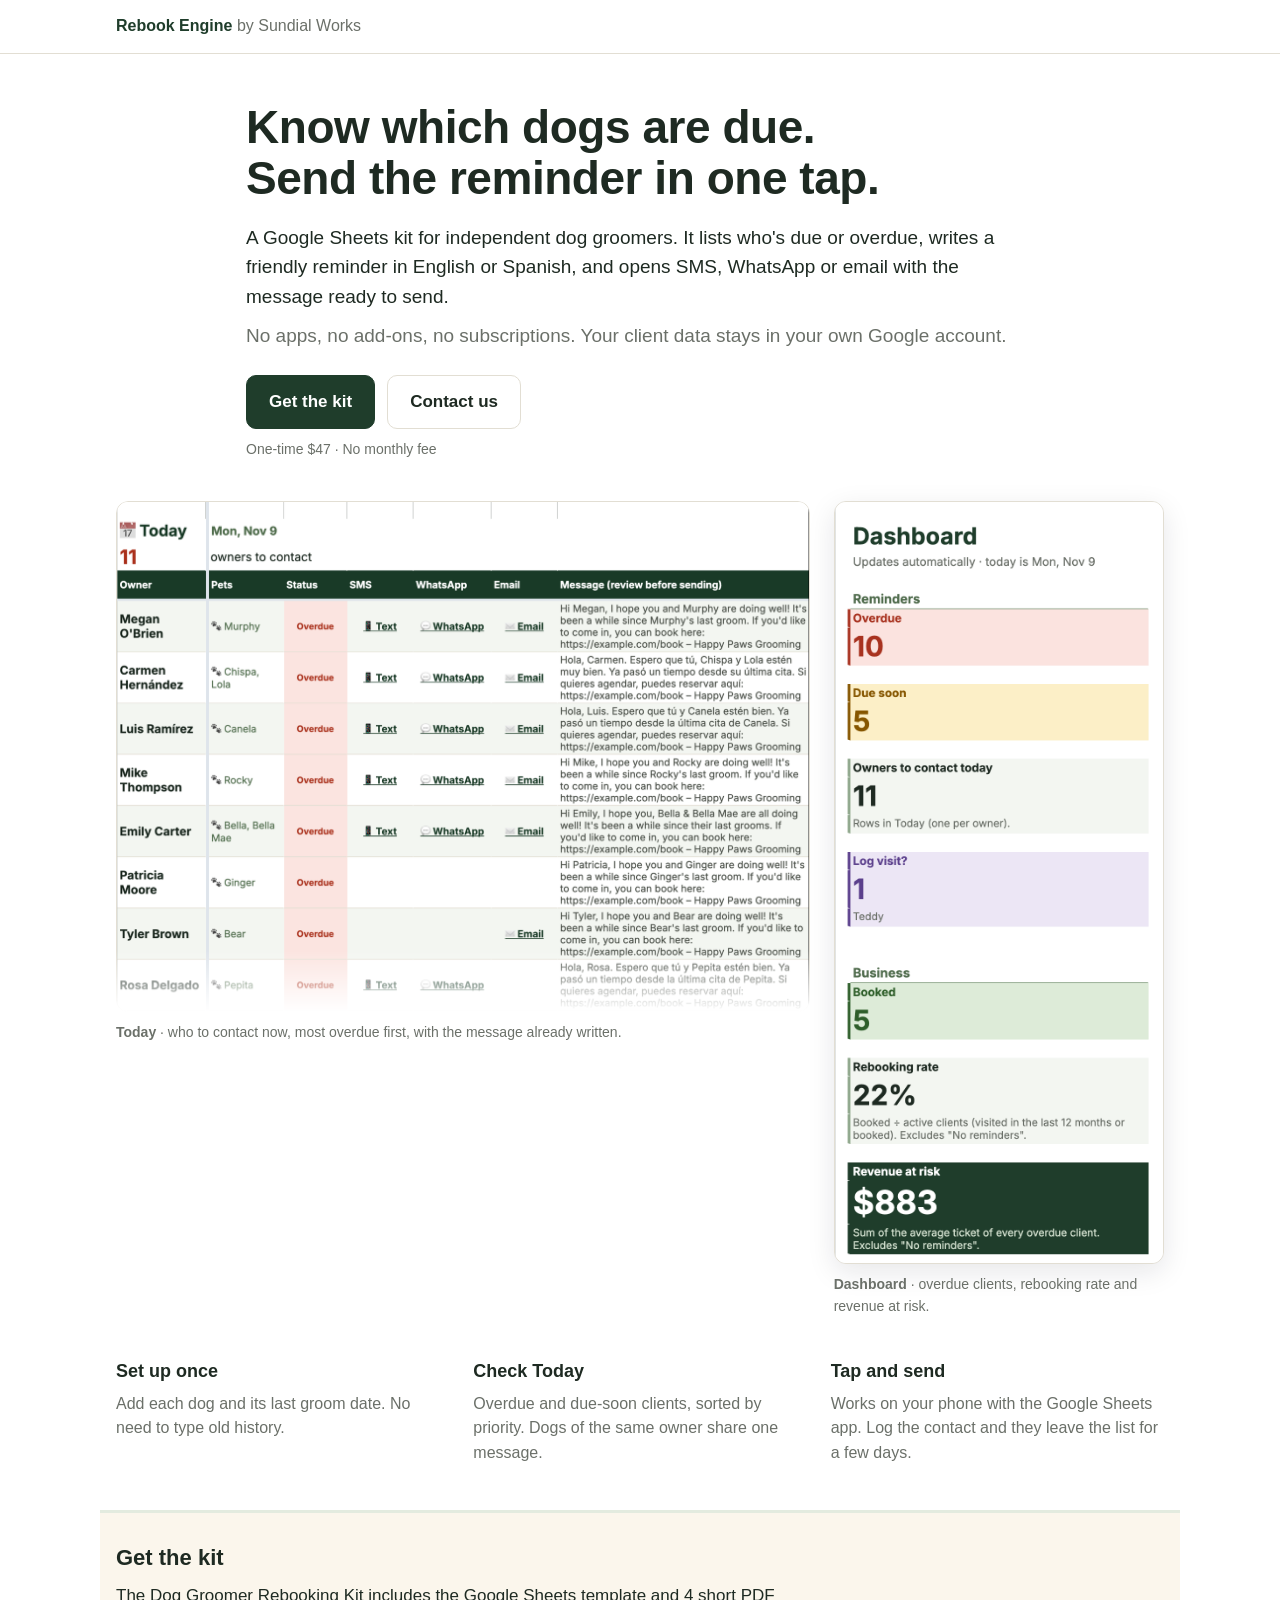
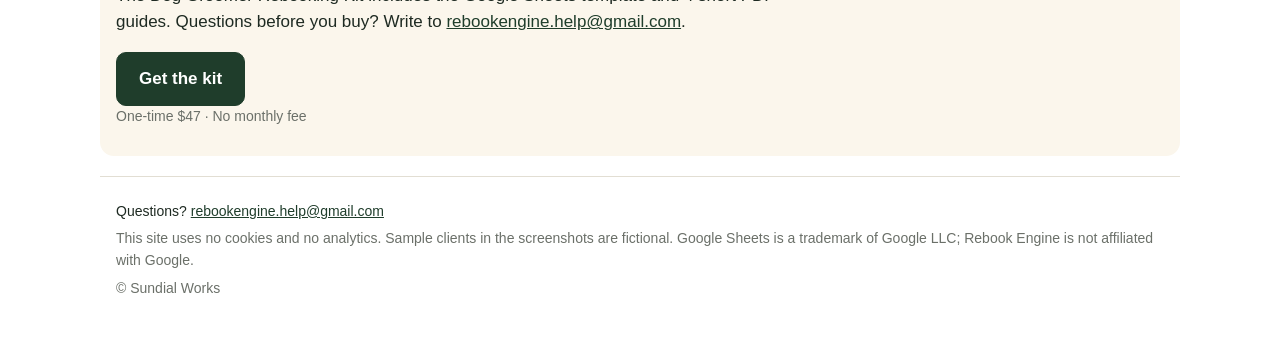
<file: index.html>
<!doctype html>
<html lang="en">
<head>
  <meta charset="utf-8">
  <meta name="viewport" content="width=device-width, initial-scale=1">
  <!-- Static page: no analytics, no cookies, no third-party requests. -->
  <meta http-equiv="Content-Security-Policy" content="default-src 'none'; style-src 'self'; img-src 'self'; base-uri 'none'; form-action 'none'">
  <meta name="referrer" content="no-referrer">
  <meta name="description" content="Rebook Engine by Sundial Works: a Google Sheets kit for independent dog groomers that shows who's due and opens the reminder ready to send by SMS, WhatsApp or email.">
  <title>Rebook Engine · by Sundial Works</title>
  <link rel="stylesheet" href="assets/site.css">
</head>
<body>
  <header class="top">
    <div class="wrap">
      <p class="brand"><strong>Rebook Engine</strong> <span>by Sundial Works</span></p>
    </div>
  </header>

  <main>
    <section class="hero wrap">
      <h1>Know which dogs are due.<br>Send the reminder in one tap.</h1>
      <p class="lead">A Google Sheets kit for independent dog groomers. It lists who's due or overdue, writes a friendly reminder in English or Spanish, and opens SMS, WhatsApp or email with the message ready to send.</p>
      <p class="lead muted">No apps, no add-ons, no subscriptions. Your client data stays in your own Google account.</p>
      <div class="actions">
        <a class="btn primary" href="https://whop.com/rebook-engine/the-dog-groomer-rebooking-kit/">Get the kit</a>
        <a class="btn" href="mailto:rebookengine.help@gmail.com">Contact us</a>
      </div>
      <p class="price">One-time $47 · No monthly fee</p>
    </section>

    <section class="shots wrap">
      <figure class="shot wide">
        <a href="assets/today.png"><img src="assets/today.png" width="1400" height="1031" alt="The Today tab: one row per owner with status, SMS, WhatsApp and Email buttons, and a ready-made reminder message in English or Spanish."></a>
        <figcaption><b>Today</b> · who to contact now, most overdue first, with the message already written. <span class="hint">Tap to enlarge.</span></figcaption>
      </figure>
      <figure class="shot narrow">
        <a href="assets/dashboard.png"><img src="assets/dashboard.png" width="750" height="1740" alt="The Dashboard tab: overdue and due-soon counts, rebooking rate, revenue at risk and items that need attention."></a>
        <figcaption><b>Dashboard</b> · overdue clients, rebooking rate and revenue at risk.</figcaption>
      </figure>
    </section>

    <section class="points wrap">
      <div><h2>Set up once</h2><p>Add each dog and its last groom date. No need to type old history.</p></div>
      <div><h2>Check Today</h2><p>Overdue and due-soon clients, sorted by priority. Dogs of the same owner share one message.</p></div>
      <div><h2>Tap and send</h2><p>Works on your phone with the Google Sheets app. Log the contact and they leave the list for a few days.</p></div>
    </section>

    <section id="get-kit" class="kit wrap">
      <h2>Get the kit</h2>
      <p>The Dog Groomer Rebooking Kit includes the Google Sheets template and 4 short PDF guides. Questions before you buy? Write to <a href="mailto:rebookengine.help@gmail.com">rebookengine.help@gmail.com</a>.</p>
      <div class="actions">
        <a class="btn primary" href="https://whop.com/rebook-engine/the-dog-groomer-rebooking-kit/">Get the kit</a>
      </div>
      <p class="price">One-time $47 · No monthly fee</p>
    </section>
  </main>

  <footer class="wrap foot">
    <p>Questions? <a href="mailto:rebookengine.help@gmail.com">rebookengine.help@gmail.com</a></p>
    <p class="muted">This site uses no cookies and no analytics. Sample clients in the screenshots are fictional. Google Sheets is a trademark of Google LLC; Rebook Engine is not affiliated with Google.</p>
    <p class="muted">© Sundial Works</p>
  </footer>
</body>
</html>
</file>
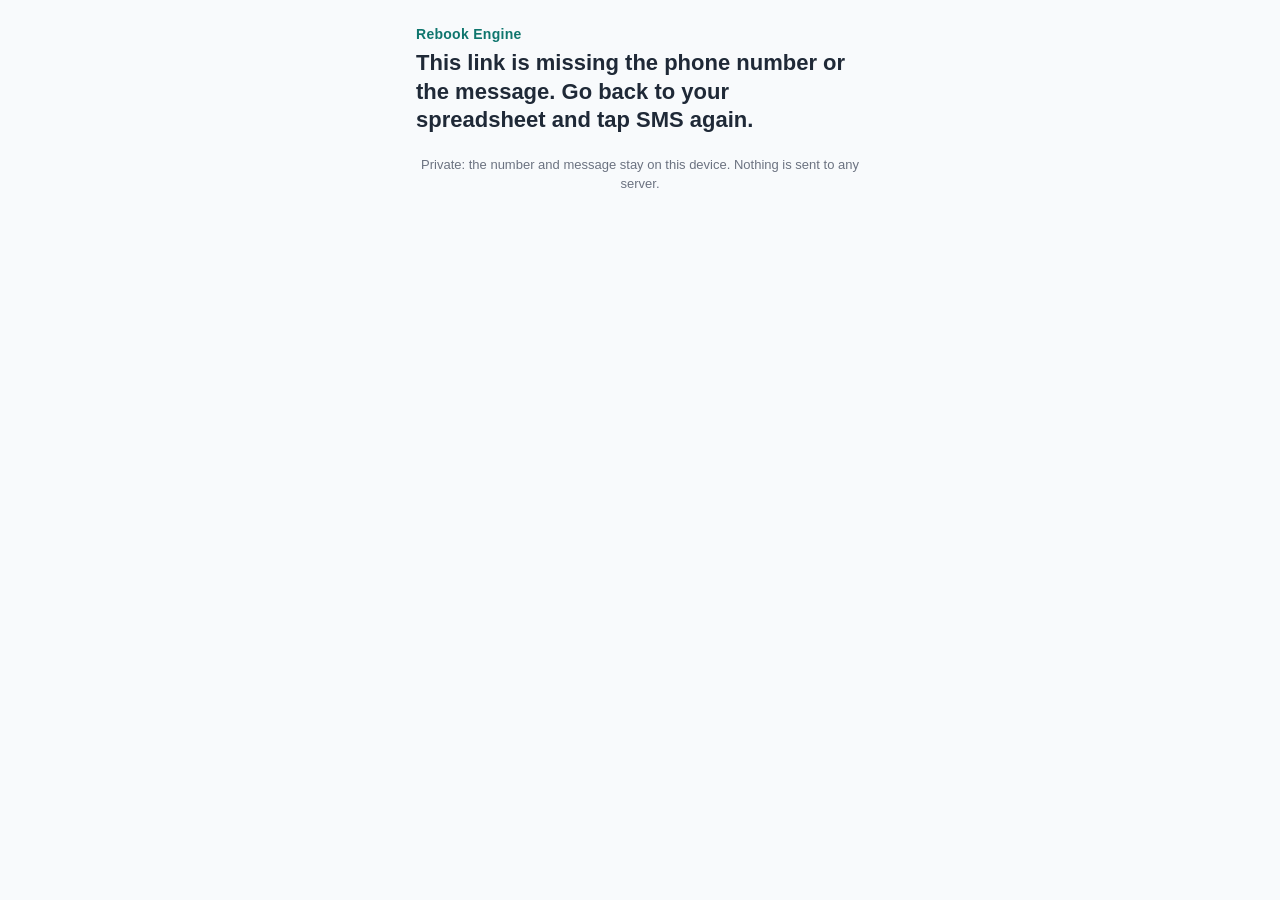
<file: sms/index.html>
<!doctype html>
<html lang="en">
<head>
  <meta charset="utf-8">
  <meta name="viewport" content="width=device-width, initial-scale=1">
  <meta http-equiv="Content-Security-Policy" content="default-src 'none'; script-src 'self'; style-src 'self'; base-uri 'none'; form-action 'none'">
  <meta name="referrer" content="no-referrer">
  <meta name="robots" content="noindex">
  <title>Rebook Engine · SMS</title>
  <link rel="stylesheet" href="sms.css">
  <script src="sms.js"></script>
</head>
<body>
  <main>
    <p class="brand">Rebook Engine</p>
    <h1 id="title">…</h1>
    <section id="card">
      <a id="open" class="btn primary" href="#">Open Messages</a>
      <div class="field">
        <span class="label" id="lbl-to">To</span>
        <div class="row"><strong id="to"></strong><button id="copy-num" class="btn small" type="button">Copy number</button></div>
      </div>
      <div class="field">
        <span class="label" id="lbl-msg">Message</span>
        <p id="msg" class="msg"></p>
        <button id="copy-msg" class="btn" type="button">Copy message</button>
      </div>
      <p id="help" class="muted"></p>
    </section>
    <p id="privacy" class="muted small-text"></p>
  </main>
</body>
</html>
</file>
<file: assets/site.css>
:root {
  --ink: #1E2A22; --muted: #6B7069; --bg: #FFFFFF; --soft: #FBF6EC; --border: #E2DED3;
  --accent: #1F3D2B; --accent-ink: #FFFFFF; --shot-bg: #FFFFFF; --sage: #E3EBDF;
}
@media (prefers-color-scheme: dark) {
  :root { --ink: #E8ECE6; --muted: #A3AA9F; --bg: #121A15; --soft: #18231C; --border: #2A3A2F; --accent: #9CC19A; --accent-ink: #10200F; --sage: #1E2E23; }
}
* { box-sizing: border-box; }
html { -webkit-text-size-adjust: 100%; }
body { margin: 0; background: var(--bg); color: var(--ink); font: 17px/1.55 -apple-system, BlinkMacSystemFont, "Segoe UI", Roboto, "Helvetica Neue", Arial, sans-serif; }
a { color: var(--accent); }
.wrap { max-width: 1080px; margin: 0 auto; padding: 0 16px; }

.top { border-bottom: 1px solid var(--border); }
.brand { margin: 0; padding: 14px 0; font-size: 16px; }
.brand strong { color: var(--accent); }
.brand span { color: var(--muted); }

.hero { padding: 48px 16px 28px; max-width: 820px; }
h1 { font-size: clamp(30px, 5vw, 46px); line-height: 1.12; margin: 0 0 18px; letter-spacing: -0.01em; }
.lead { font-size: 19px; margin: 0 0 10px; }
.muted { color: var(--muted); }
.price { margin: 10px 0 0; font-size: 14px; color: var(--muted); }
.kit .actions { margin-top: 16px; }
.actions { display: flex; gap: 12px; flex-wrap: wrap; margin-top: 24px; }
.btn { display: inline-block; padding: 13px 22px; border-radius: 10px; border: 1px solid var(--border); color: var(--ink); text-decoration: none; font-weight: 600; }
.btn.primary { background: var(--accent); border-color: var(--accent); color: var(--accent-ink); }

.shots { display: grid; grid-template-columns: minmax(0, 2.1fr) minmax(0, 1fr); gap: 24px; align-items: start; padding-top: 12px; padding-bottom: 12px; }
.shot { margin: 0; min-width: 0; }
.shot img { display: block; width: 100%; height: auto; background: var(--shot-bg); border: 1px solid var(--border); border-radius: 12px; box-shadow: 0 8px 28px rgba(15, 23, 42, .10); }
.shot.wide img { -webkit-mask-image: linear-gradient(#000 88%, transparent); mask-image: linear-gradient(#000 88%, transparent); }
figcaption { font-size: 14px; color: var(--muted); margin-top: 10px; }
.hint { display: none; }
@media (max-width: 760px) { .hint { display: inline; } }

.points { display: grid; grid-template-columns: repeat(3, minmax(0, 1fr)); gap: 24px; padding-top: 28px; padding-bottom: 8px; }
.points h2 { font-size: 18px; margin: 0 0 6px; }
.points p { margin: 0; color: var(--muted); font-size: 16px; }

.kit { margin-top: 36px; padding-top: 28px; padding-bottom: 28px; background: var(--soft); border-top: 3px solid var(--sage); border-radius: 0 0 14px 14px; }
.kit h2 { font-size: 22px; margin: 0 0 8px; }
.kit p { margin: 0; max-width: 680px; }

.foot { border-top: 1px solid var(--border); margin-top: 20px; padding-top: 18px; padding-bottom: 36px; font-size: 14px; }
.foot p { margin: 6px 0; }

@media (max-width: 760px) {
  body { font-size: 16px; }
  .hero { padding-top: 32px; }
  .lead { font-size: 17px; }
  .shots { grid-template-columns: minmax(0, 1fr); }
  .points { grid-template-columns: 1fr; gap: 16px; }
  .btn { flex: 1 1 auto; text-align: center; }
}
</file>
<file: sms/sms.css>
:root { --ink: #1F2937; --muted: #6B7280; --bg: #F8FAFC; --card: #FFFFFF; --border: #E2E8F0; --accent: #0F766E; --accent-ink: #FFFFFF; }
@media (prefers-color-scheme: dark) {
  :root { --ink: #E5E7EB; --muted: #9CA3AF; --bg: #0F172A; --card: #1E293B; --border: #334155; --accent: #14B8A6; --accent-ink: #042F2E; }
}
* { box-sizing: border-box; }
body { margin: 0; background: var(--bg); color: var(--ink); font: 16px/1.5 -apple-system, BlinkMacSystemFont, "Segoe UI", Roboto, sans-serif; }
main { max-width: 480px; margin: 0 auto; padding: 24px 16px 40px; }
.brand { margin: 0 0 4px; color: var(--accent); font-weight: 700; font-size: 14px; letter-spacing: .02em; }
h1 { margin: 0 0 20px; font-size: 22px; line-height: 1.3; }
#card { background: var(--card); border: 1px solid var(--border); border-radius: 14px; padding: 16px; }
.field { margin-top: 18px; }
.label { display: block; font-size: 13px; color: var(--muted); margin-bottom: 6px; }
.row { display: flex; align-items: center; justify-content: space-between; gap: 12px; flex-wrap: wrap; }
.msg { white-space: pre-wrap; word-break: break-word; margin: 0 0 10px; padding: 12px; background: var(--bg); border-radius: 10px; border: 1px solid var(--border); user-select: text; -webkit-user-select: text; }
.btn { display: inline-block; font: inherit; font-weight: 600; padding: 12px 16px; border-radius: 10px; border: 1px solid var(--border); background: var(--card); color: var(--ink); text-decoration: none; text-align: center; cursor: pointer; width: 100%; }
.btn.small { width: auto; padding: 8px 12px; font-size: 14px; }
.btn.primary { background: var(--accent); color: var(--accent-ink); border-color: var(--accent); font-size: 18px; }
.muted { color: var(--muted); font-size: 14px; margin: 16px 0 0; }
.small-text { font-size: 13px; text-align: center; }
</file>
